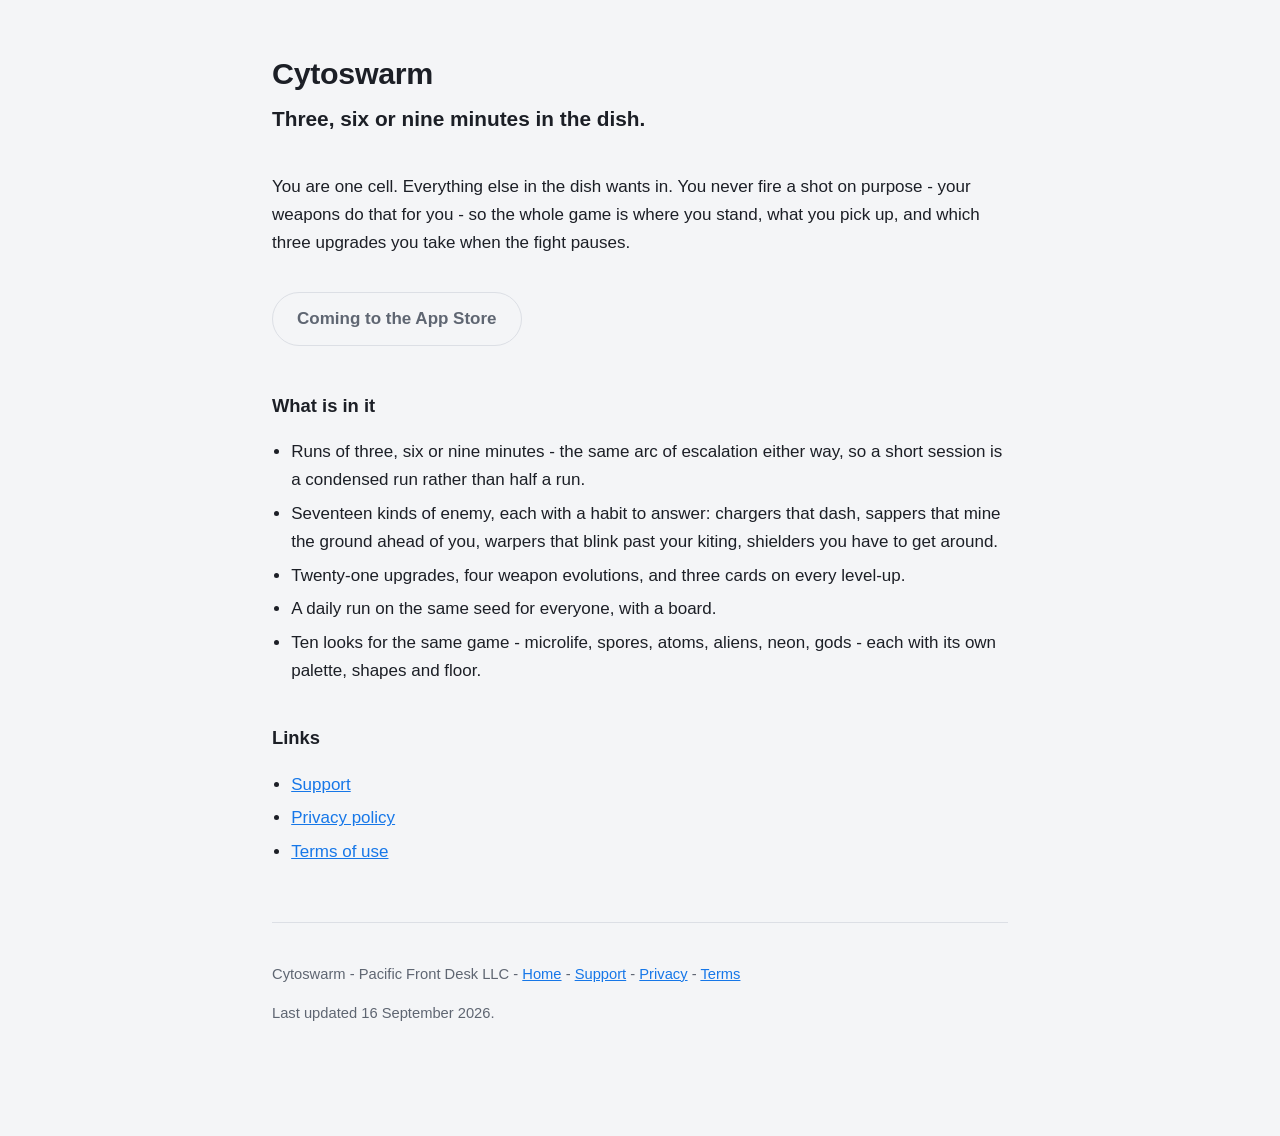
<file: index.html>
<!doctype html>
<html lang="en">
<head>
<meta charset="utf-8">
<meta name="viewport" content="width=device-width, initial-scale=1">
<title>Cytoswarm - Survivor Roguelike</title>
<link rel="stylesheet" href="style.css">
</head>
<body>
<div class="hero">
  <div>
    <h1>Cytoswarm</h1>
    <p class="tagline">Three, six or nine minutes in the dish.</p>
  </div>
</div>
<p>You are one cell. Everything else in the dish wants in. You never fire a shot on purpose - your
weapons do that for you - so the whole game is where you stand, what you pick up, and which three
upgrades you take when the fight pauses.</p>
<p class="cta">Coming to the App Store</p>

<h2>What is in it</h2>
<ul>
  <li>Runs of three, six or nine minutes - the same arc of escalation either way, so a short session is a condensed run rather than half a run.</li>
  <li>Seventeen kinds of enemy, each with a habit to answer: chargers that dash, sappers that mine
      the ground ahead of you, warpers that blink past your kiting, shielders you have to get around.</li>
  <li>Twenty-one upgrades, four weapon evolutions, and three cards on every level-up.</li>
  <li>A daily run on the same seed for everyone, with a board.</li>
  <li>Ten looks for the same game - microlife, spores, atoms, aliens, neon, gods - each with its own
      palette, shapes and floor.</li>
</ul>

<h2>Links</h2>
<ul>
  <li><a href="support.html">Support</a></li>
  <li><a href="privacy.html">Privacy policy</a></li>
  <li><a href="terms.html">Terms of use</a></li>
</ul>
<footer>
<p>Cytoswarm - Pacific Front Desk LLC - <a href="index.html">Home</a> - <a href="support.html">Support</a> - <a href="privacy.html">Privacy</a> - <a href="terms.html">Terms</a></p>
<p>Last updated 16 September 2026.</p>
</footer>
</body>
</html>
</file>
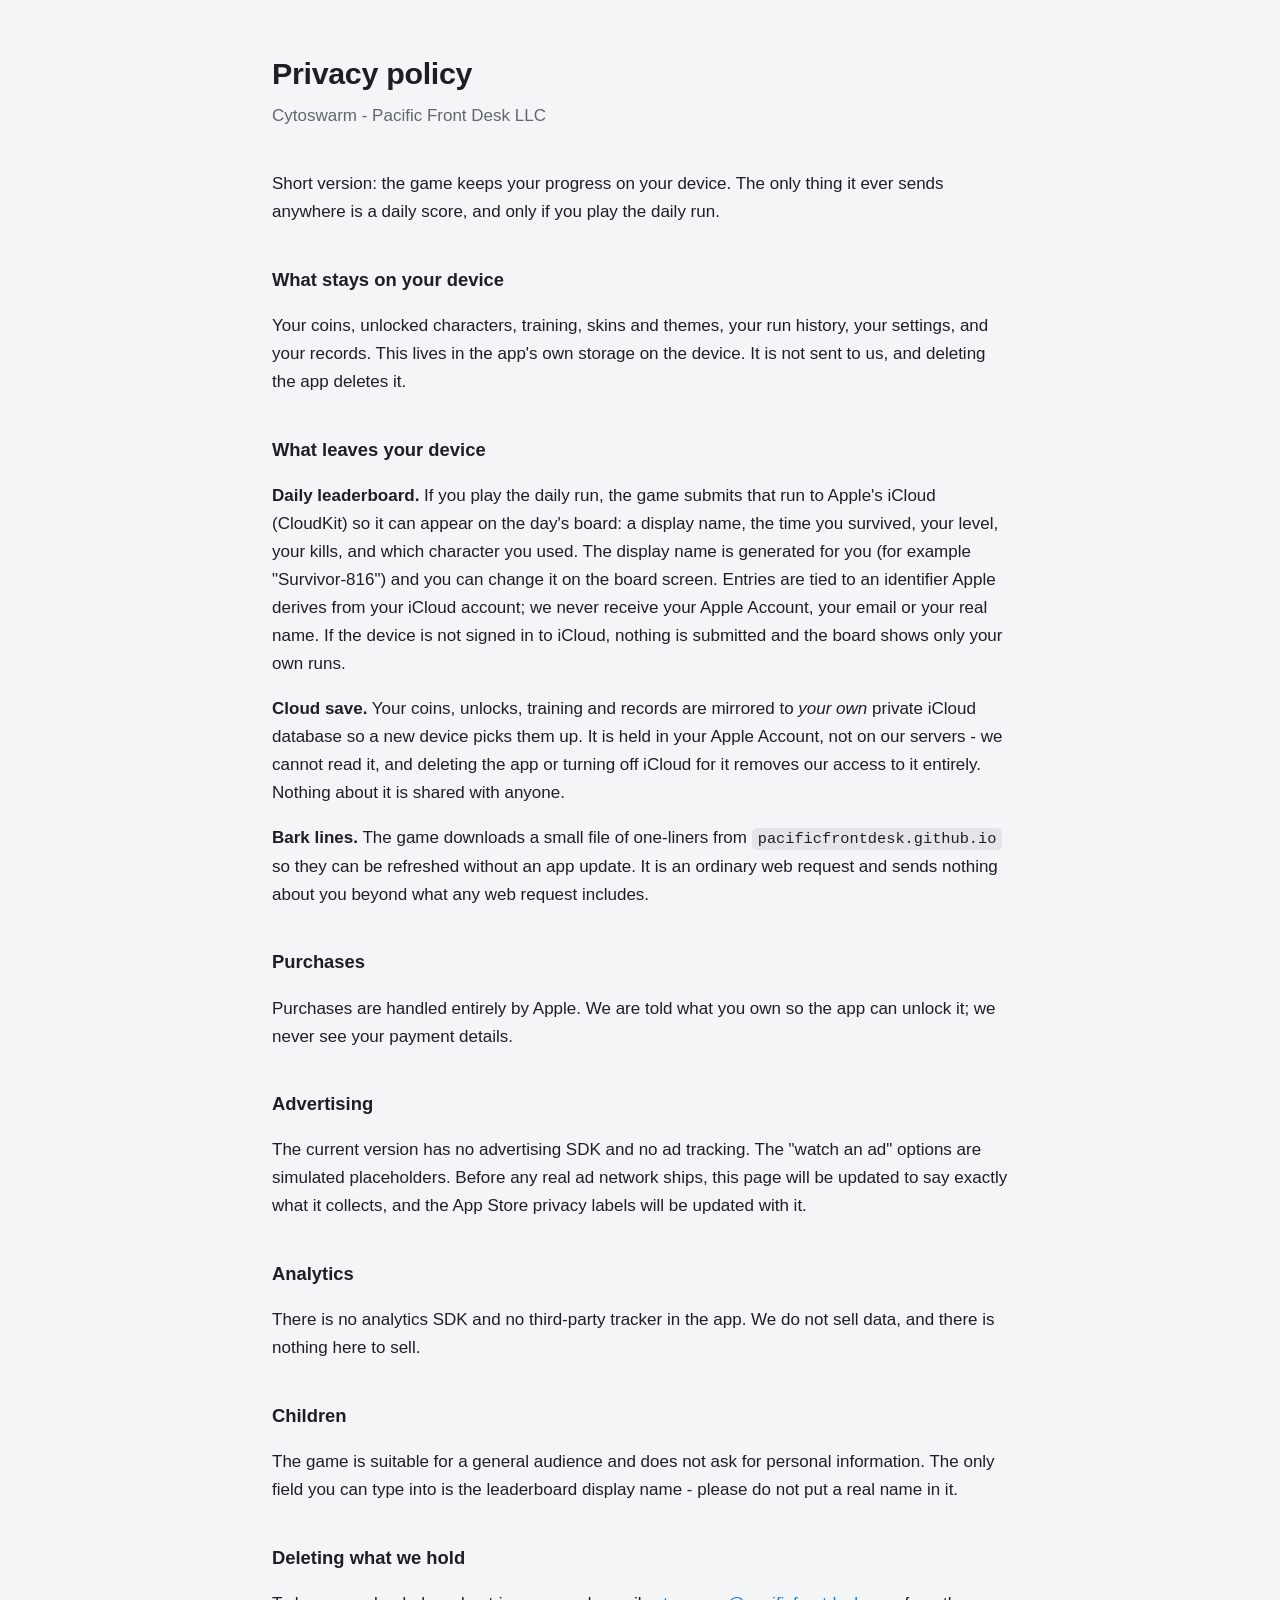
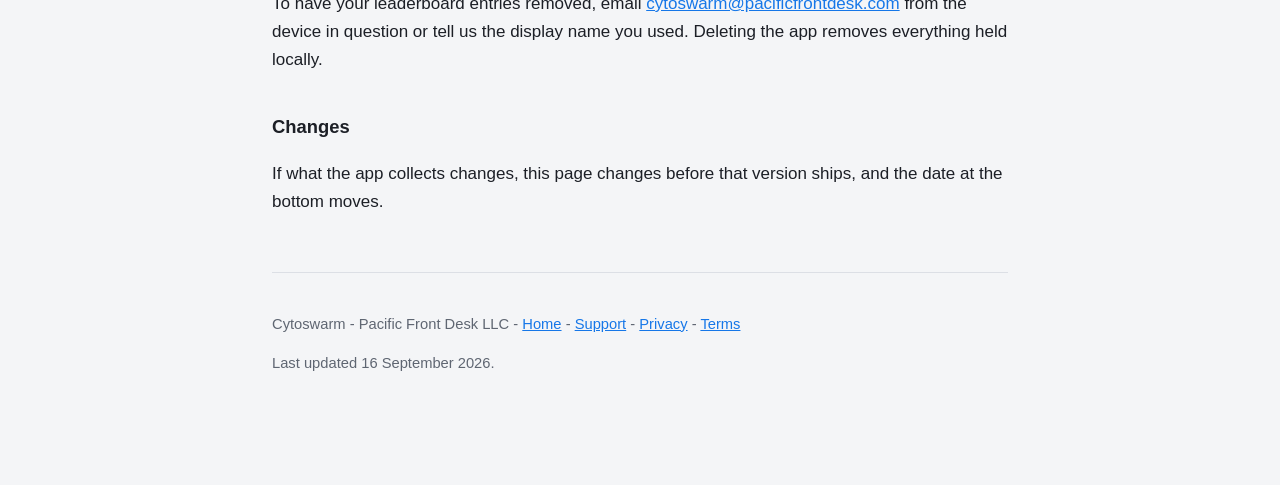
<file: privacy.html>
<!doctype html>
<html lang="en">
<head>
<meta charset="utf-8">
<meta name="viewport" content="width=device-width, initial-scale=1">
<title>Privacy Policy - Cytoswarm</title>
<link rel="stylesheet" href="style.css">
</head>
<body>
<h1>Privacy policy</h1>
<p class="sub">Cytoswarm - Pacific Front Desk LLC</p>

<p>Short version: the game keeps your progress on your device. The only thing it ever sends anywhere is
a daily score, and only if you play the daily run.</p>

<h2>What stays on your device</h2>
<p>Your coins, unlocked characters, training, skins and themes, your run history, your settings, and
your records. This lives in the app's own storage on the device. It is not sent to us, and deleting the
app deletes it.</p>

<h2>What leaves your device</h2>
<p><strong>Daily leaderboard.</strong> If you play the daily run, the game submits that run to Apple's
iCloud (CloudKit) so it can appear on the day's board: a display name, the time you survived, your
level, your kills, and which character you used. The display name is generated for you (for example
"Survivor-816") and you can change it on the board screen. Entries are tied to an identifier Apple
derives from your iCloud account; we never receive your Apple Account, your email or your real name.
If the device is not signed in to iCloud, nothing is submitted and the board shows only your own runs.</p>

<p><strong>Cloud save.</strong> Your coins, unlocks, training and records are mirrored to
<em>your own</em> private iCloud database so a new device picks them up. It is held in your Apple
Account, not on our servers - we cannot read it, and deleting the app or turning off iCloud for it
removes our access to it entirely. Nothing about it is shared with anyone.</p>

<p><strong>Bark lines.</strong> The game downloads a small file of one-liners from
<code>pacificfrontdesk.github.io</code> so they can be refreshed without an app update. It is an ordinary
web request and sends nothing about you beyond what any web request includes.</p>

<h2>Purchases</h2>
<p>Purchases are handled entirely by Apple. We are told what you own so the app can unlock it; we never
see your payment details.</p>

<h2>Advertising</h2>
<p>The current version has no advertising SDK and no ad tracking. The "watch an ad" options are
simulated placeholders. Before any real ad network ships, this page will be updated to say exactly what
it collects, and the App Store privacy labels will be updated with it.</p>

<h2>Analytics</h2>
<p>There is no analytics SDK and no third-party tracker in the app. We do not sell data, and there is
nothing here to sell.</p>

<h2>Children</h2>
<p>The game is suitable for a general audience and does not ask for personal information. The only field
you can type into is the leaderboard display name - please do not put a real name in it.</p>

<h2>Deleting what we hold</h2>
<p>To have your leaderboard entries removed, email
<a href="mailto:cytoswarm@pacificfrontdesk.com">cytoswarm@pacificfrontdesk.com</a> from the device in
question or tell us the display name you used. Deleting the app removes everything held locally.</p>

<h2>Changes</h2>
<p>If what the app collects changes, this page changes before that version ships, and the date at the
bottom moves.</p>
<footer>
<p>Cytoswarm - Pacific Front Desk LLC - <a href="index.html">Home</a> - <a href="support.html">Support</a> - <a href="privacy.html">Privacy</a> - <a href="terms.html">Terms</a></p>
<p>Last updated 16 September 2026.</p>
</footer>
</body>
</html>
</file>
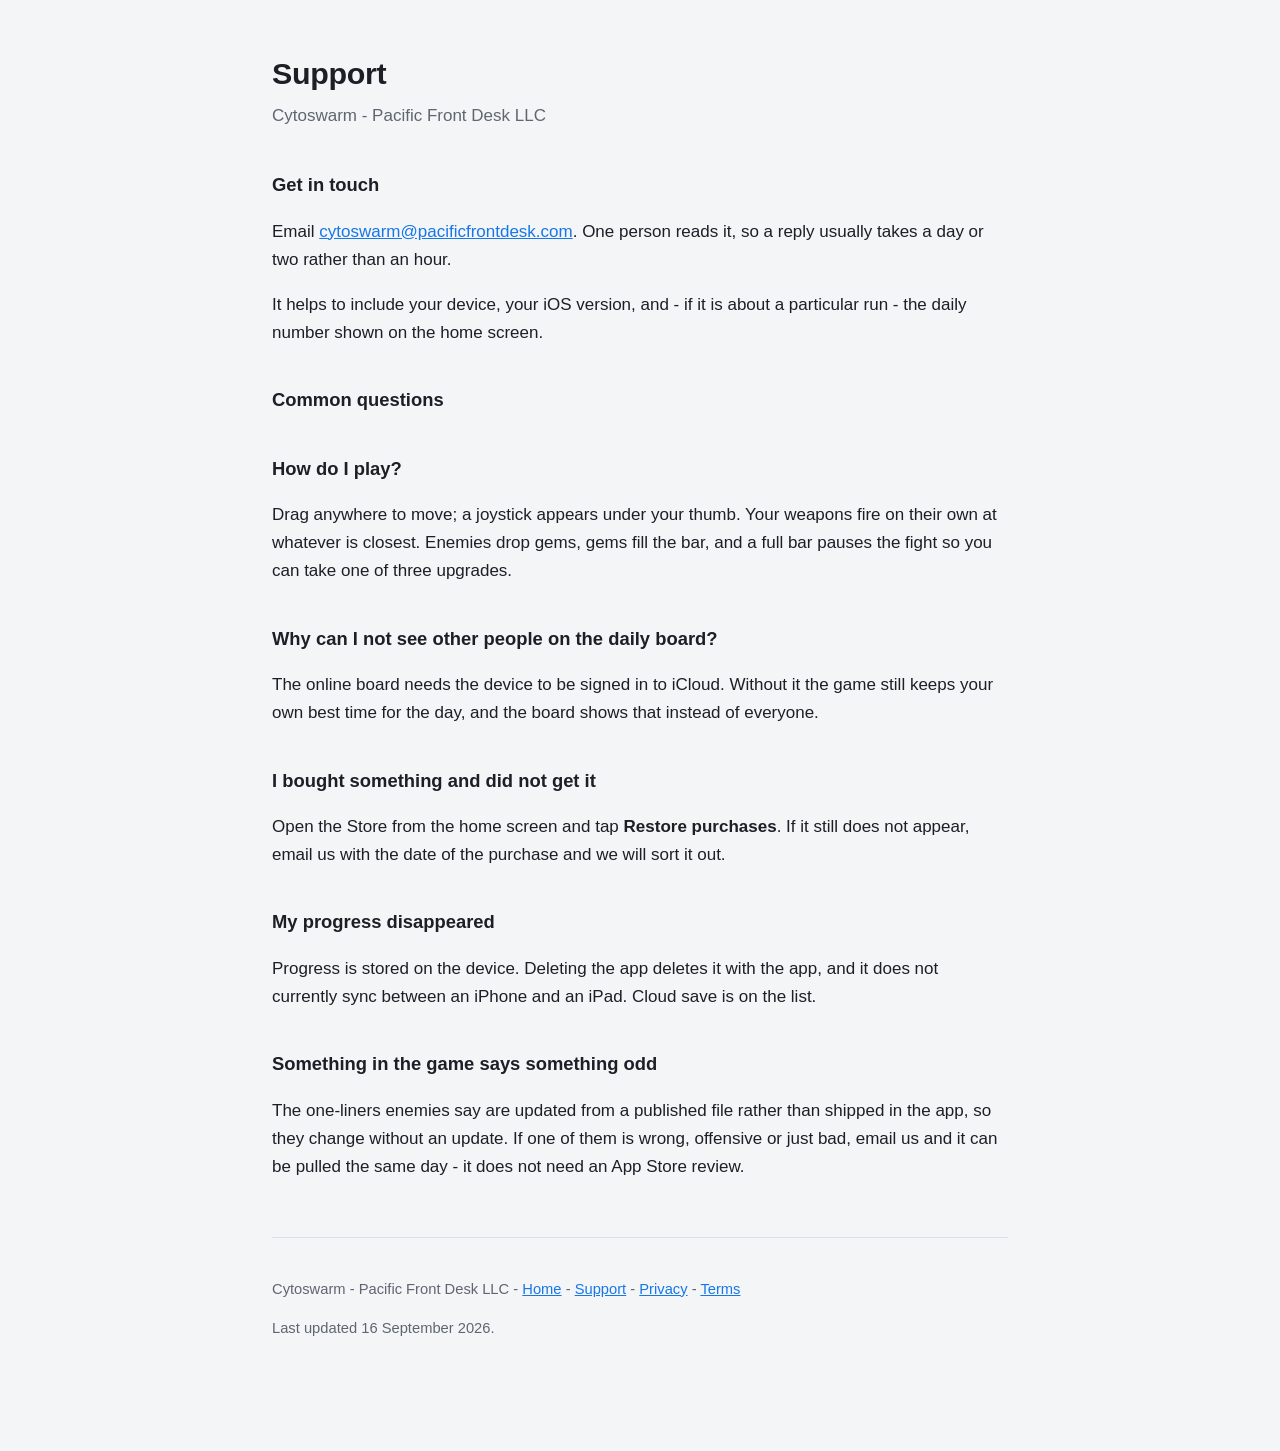
<file: support.html>
<!doctype html>
<html lang="en">
<head>
<meta charset="utf-8">
<meta name="viewport" content="width=device-width, initial-scale=1">
<title>Support - Cytoswarm</title>
<link rel="stylesheet" href="style.css">
</head>
<body>
<h1>Support</h1>
<p class="sub">Cytoswarm - Pacific Front Desk LLC</p>

<h2>Get in touch</h2>
<p>Email <a href="mailto:cytoswarm@pacificfrontdesk.com">cytoswarm@pacificfrontdesk.com</a>. One person
reads it, so a reply usually takes a day or two rather than an hour.</p>
<p>It helps to include your device, your iOS version, and - if it is about a particular run - the daily
number shown on the home screen.</p>

<h2>Common questions</h2>

<h2>How do I play?</h2>
<p>Drag anywhere to move; a joystick appears under your thumb. Your weapons fire on their own at
whatever is closest. Enemies drop gems, gems fill the bar, and a full bar pauses the fight so you can
take one of three upgrades.</p>

<h2>Why can I not see other people on the daily board?</h2>
<p>The online board needs the device to be signed in to iCloud. Without it the game still keeps your
own best time for the day, and the board shows that instead of everyone.</p>

<h2>I bought something and did not get it</h2>
<p>Open the Store from the home screen and tap <strong>Restore purchases</strong>. If it still does not
appear, email us with the date of the purchase and we will sort it out.</p>

<h2>My progress disappeared</h2>
<p>Progress is stored on the device. Deleting the app deletes it with the app, and it does not currently
sync between an iPhone and an iPad. Cloud save is on the list.</p>

<h2>Something in the game says something odd</h2>
<p>The one-liners enemies say are updated from a published file rather than shipped in the app, so they
change without an update. If one of them is wrong, offensive or just bad, email us and it can be pulled
the same day - it does not need an App Store review.</p>
<footer>
<p>Cytoswarm - Pacific Front Desk LLC - <a href="index.html">Home</a> - <a href="support.html">Support</a> - <a href="privacy.html">Privacy</a> - <a href="terms.html">Terms</a></p>
<p>Last updated 16 September 2026.</p>
</footer>
</body>
</html>
</file>
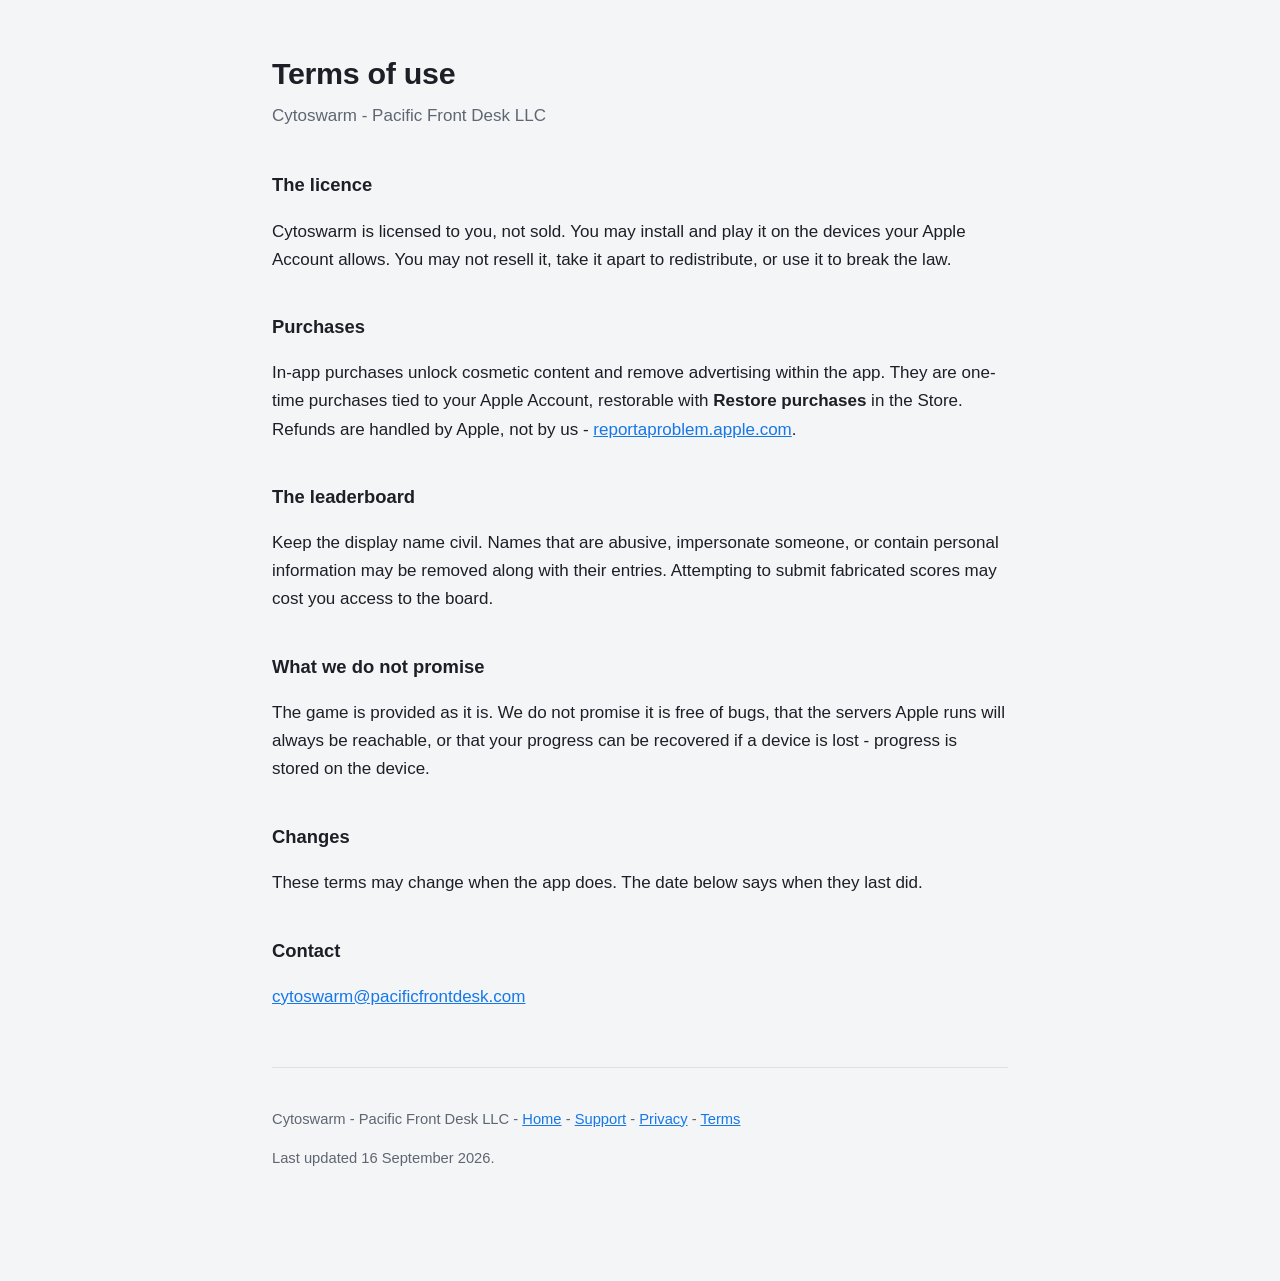
<file: terms.html>
<!doctype html>
<html lang="en">
<head>
<meta charset="utf-8">
<meta name="viewport" content="width=device-width, initial-scale=1">
<title>Terms of Use - Cytoswarm</title>
<link rel="stylesheet" href="style.css">
</head>
<body>
<h1>Terms of use</h1>
<p class="sub">Cytoswarm - Pacific Front Desk LLC</p>

<h2>The licence</h2>
<p>Cytoswarm is licensed to you, not sold. You may install and play it on the devices your Apple Account
allows. You may not resell it, take it apart to redistribute, or use it to break the law.</p>

<h2>Purchases</h2>
<p>In-app purchases unlock cosmetic content and remove advertising within the app. They are one-time
purchases tied to your Apple Account, restorable with <strong>Restore purchases</strong> in the Store.
Refunds are handled by Apple, not by us - <a href="https://reportaproblem.apple.com">reportaproblem.apple.com</a>.</p>

<h2>The leaderboard</h2>
<p>Keep the display name civil. Names that are abusive, impersonate someone, or contain personal
information may be removed along with their entries. Attempting to submit fabricated scores may cost you
access to the board.</p>

<h2>What we do not promise</h2>
<p>The game is provided as it is. We do not promise it is free of bugs, that the servers Apple runs will
always be reachable, or that your progress can be recovered if a device is lost - progress is stored on
the device.</p>

<h2>Changes</h2>
<p>These terms may change when the app does. The date below says when they last did.</p>

<h2>Contact</h2>
<p><a href="mailto:cytoswarm@pacificfrontdesk.com">cytoswarm@pacificfrontdesk.com</a></p>
<footer>
<p>Cytoswarm - Pacific Front Desk LLC - <a href="index.html">Home</a> - <a href="support.html">Support</a> - <a href="privacy.html">Privacy</a> - <a href="terms.html">Terms</a></p>
<p>Last updated 16 September 2026.</p>
</footer>
</body>
</html>
</file>
<file: style.css>
:root { color-scheme: light dark; }
body {
  margin: 0 auto; padding: 48px 24px 96px; max-width: 46rem;
  font: 17px/1.65 -apple-system, BlinkMacSystemFont, "Segoe UI", Roboto, sans-serif;
  color: #1c1f26; background: #F4F5F7;
}
h1 { font-size: 1.9rem; letter-spacing: -0.01em; margin: 0 0 0.25rem; }
h2 { font-size: 1.15rem; margin: 2.4rem 0 0.6rem; }
.sub { color: #5f6672; margin: 0 0 2.5rem; }
ul { padding-left: 1.2rem; }
li { margin: 0.35rem 0; }
a { color: #1677E8; }
code { background: rgba(120,130,150,0.14); padding: 2px 6px; border-radius: 5px; font-size: 0.9em; }
footer { margin-top: 3.5rem; padding-top: 1.5rem; border-top: 1px solid #DCDFE5; color: #5f6672; font-size: 0.92rem; }
.hero { display: flex; align-items: center; gap: 20px; margin-bottom: 1.8rem; }
.tagline { font-size: 1.3rem; font-weight: 650; margin: 0 0 0.5rem; }
.cta { display: inline-block; margin: 1.1rem 0 0.4rem; padding: 12px 24px; border-radius: 999px;
       background: transparent; color: #5f6672; border: 1.5px solid #DCDFE5; cursor: default; font-weight: 600; }
@media (prefers-color-scheme: dark) {
  body { color: #E8E8EF; background: #0d0e14; }
  .sub, footer { color: #9aa0b4; }
  footer { border-top-color: #22242f; }
  a { color: #b6ff3d; }
  .cta { color: #9aa0b4; border-color: #22242f; }
}
</file>
